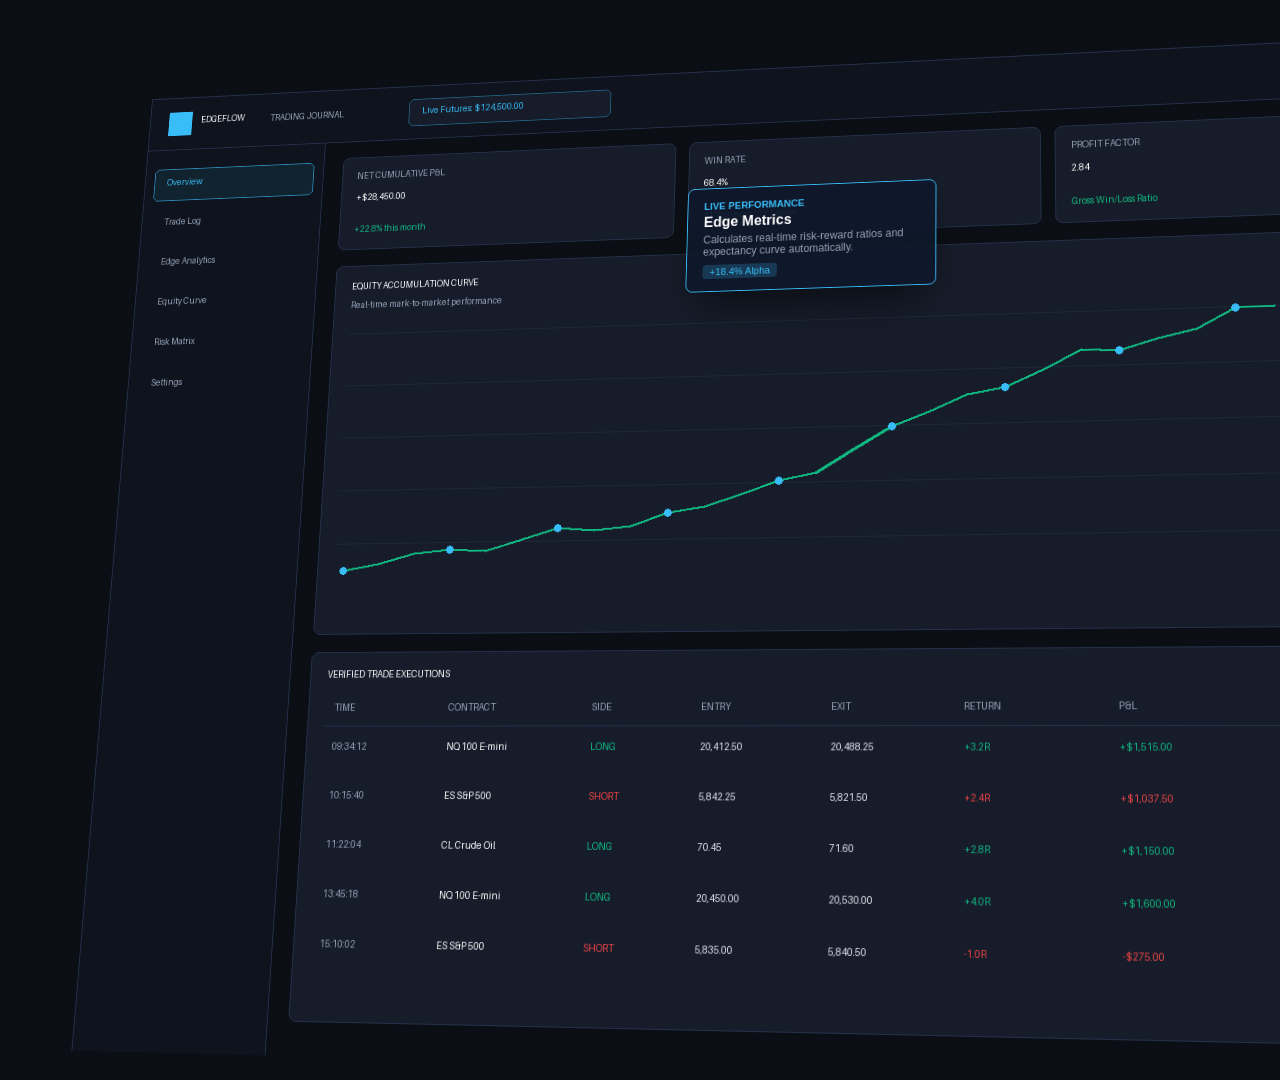
<file: data/projects/trading_journal_demo/scene_03_spotlight.html>
<!DOCTYPE html>
<html lang="en">
<head>
  <meta charset="UTF-8">
  <title>scene_03_feature_spotlight</title>
  <style>
    * { box-sizing: border-box; margin: 0; padding: 0; }
    body {
      width: 1920px;
      height: 1080px;
      overflow: hidden;
      background: #0B0E14;
      font-family: 'Inter', -apple-system, BlinkMacSystemFont, sans-serif;
      user-select: none;
    }
    #viewport {
      position: relative;
      width: 1920px;
      height: 1080px;
      perspective: 1400px;
      perspective-origin: 50% 50%;
      overflow: hidden;
    }
    #stage {
      position: absolute;
      width: 100%;
      height: 100%;
      transform-style: preserve-3d;
    }
    .ui-locked-layer {
      position: absolute;
      width: 100%;
      height: 100%;
      top: 0;
      left: 0;
      transform-style: preserve-3d;
    }
    .ui-locked-layer img {
      width: 100%;
      height: 100%;
      display: block;
      object-fit: fill;
    }
    .spatial-card {
      position: absolute;
      transform-style: preserve-3d;
      border-radius: 8px;
      box-shadow: 0 25px 50px -12px rgba(0, 0, 0, 0.6);
      transition: none;
    }
    #cursor {
      position: absolute;
      width: 56px;
      height: 56px;
      pointer-events: none;
      z-index: 1000;
      transform-origin: 0% 0%;
      filter: drop-shadow(0 4px 6px rgba(0,0,0,0.4)) drop-shadow(0 1px 3px rgba(56,189,248,0.5));
    }
    .ripple {
      position: absolute;
      border: 3px solid #38BDF8;
      border-radius: 50%;
      pointer-events: none;
      z-index: 999;
      transform: translate(-50%, -50%);
    }
    .overlay-element {
      position: absolute;
      z-index: 500;
      pointer-events: none;
    }
  </style>
</head>
<body>
  <div id="viewport">
    <div id="stage">
      <div id="base-layer" class="ui-locked-layer">
        <img id='ref-img' src='[data-uri]' />
      </div>
      <div id="objects-layer"></div>
      <div id="callouts-layer"></div>
    </div>
    <div id="overlays-layer"></div>
    <!-- Tip-anchored SVG Cursor -->
    <svg id="cursor" viewBox="0 0 24 24" style="display: none;">
      <path d="M4,3 L4,17 L9,13 L12,19 L14,18 L11,12 L17,12 Z"
            fill="#38BDF8" stroke="#FFFFFF" stroke-width="2" stroke-linejoin="round" />
    </svg>
    <div id="ripples-container"></div>
  </div>

  <script>
    const sceneConfig = {
      durationFrames: 150,
      composition: "spatial_feature_spotlight",
      cameraKeyframes: [{"frame": 0, "x": 0.0, "y": 0.0, "z": 80.0, "pitch": 8.0, "yaw": -6.0, "roll": 0.0, "fov": 45.0, "easing": "slowInLand"}, {"frame": 60, "x": -481.0, "y": -400.5, "z": -30.0, "pitch": 3.0, "yaw": -2.0, "roll": 0.0, "fov": 42.0, "easing": "standard"}, {"frame": 150, "x": -481.0, "y": -400.5, "z": -40.0, "pitch": 1.0, "yaw": 0.0, "roll": 0.0, "fov": 40.0, "easing": "soft"}],
      threeDObjects: [{"id": "spotlight_card", "type": "card", "transform": {"x": 334.0, "y": 99.0, "z": 90.0, "rotate_x": 0.0, "rotate_y": 0.0, "rotate_z": 0.0, "scale": 1.04}, "target_region_id": null, "material": "matte_highlight", "opacity": 1.0, "color": null, "border_radius": 8.0, "depth_extrusion": 50.0, "properties": {}}, {"id": "spotlight_callout", "type": "callout", "transform": {"x": 654.0, "y": 139.0, "z": 140.0, "rotate_x": 0.0, "rotate_y": 0.0, "rotate_z": 0.0, "scale": 1.0}, "target_region_id": null, "material": "matte_glass", "opacity": 1.0, "color": null, "border_radius": 8.0, "depth_extrusion": 4.0, "properties": {"category": "Live Performance", "title": "Edge Metrics", "description": "Calculates real-time risk-reward ratios and expectancy curve automatically.", "badge": "+18.4% Alpha"}}],
      cursorEvents: [],
      overlays: []
    };

    function interpolateCamera(frame) {
      const kfs = sceneConfig.cameraKeyframes;
      if (!kfs || kfs.length === 0) return { x: 0, y: 0, z: 0, pitch: 0, yaw: 0, roll: 0, fov: 45 };
      if (kfs.length === 1) return kfs[0];

      let prev = kfs[0], next = kfs[kfs.length - 1];
      for (let i = 0; i < kfs.length - 1; i++) {
        if (frame >= kfs[i].frame && frame <= kfs[i+1].frame) {
          prev = kfs[i];
          next = kfs[i+1];
          break;
        }
      }
      if (next.frame === prev.frame) return prev;
      const progress = (frame - prev.frame) / (next.frame - prev.frame);
      const ease = progress < 0.5 ? 2 * progress * progress : -1 + (4 - 2 * progress) * progress;

      return {
        x: prev.x + (next.x - prev.x) * ease,
        y: prev.y + (next.y - prev.y) * ease,
        z: prev.z + (next.z - prev.z) * ease,
        pitch: prev.pitch + (next.pitch - prev.pitch) * ease,
        yaw: prev.yaw + (next.yaw - prev.yaw) * ease,
        roll: prev.roll + (next.roll - prev.roll) * ease,
        fov: prev.fov + (next.fov - prev.fov) * ease
      };
    }

    function interpolateCursor(frame) {
      const evs = sceneConfig.cursorEvents;
      if (!evs || evs.length === 0) return null;

      let prev = null, next = null;
      for (let i = 0; i < evs.length; i++) {
        if (evs[i].frame <= frame) prev = evs[i];
        if (evs[i].frame >= frame && !next) next = evs[i];
      }
      if (!prev && next) return next;
      if (prev && !next) return prev;
      if (!prev && !next) return null;
      if (prev.frame === next.frame) return prev;

      const p = (frame - prev.frame) / (next.frame - prev.frame);
      const ease = Math.pow(p, 2.5);

      return {
        x: prev.x + (next.x - prev.x) * ease,
        y: prev.y + (next.y - prev.y) * ease,
        scale: prev.scale + (next.scale - prev.scale) * p,
        action: prev.action
      };
    }

    window.renderFrame = function(frame) {
      const total = sceneConfig.durationFrames;
      const t = Math.max(0, Math.min(1, frame / total));

      // 1. Update Camera
      const cam = interpolateCamera(frame);
      const stage = document.getElementById('stage');
      stage.style.transform = `translate3d(${-cam.x}px, ${-cam.y}px, ${-cam.z}px) rotateX(${cam.pitch}deg) rotateY(${cam.yaw}deg) rotateZ(${cam.roll}deg)`;

      // 2. Update 3D Objects & Panels
      const objectsLayer = document.getElementById('objects-layer');
      objectsLayer.innerHTML = '';
      sceneConfig.threeDObjects.forEach(obj => {
        const zShift = (obj.transform.z || 0) + (obj.depth_extrusion || 0) * Math.sin(t * Math.PI);
        const cardDiv = document.createElement('div');
        cardDiv.className = 'spatial-card';
        cardDiv.style.left = (obj.transform.x || 0) + 'px';
        cardDiv.style.top = (obj.transform.y || 0) + 'px';
        cardDiv.style.transform = `translate3d(0, 0, ${zShift}px) scale(${obj.transform.scale || 1})`;
        
        if (obj.type === 'callout') {
          cardDiv.innerHTML = `
            <div style="padding: 14px 18px; background: rgba(15,23,42,0.92); border: 1px solid #38BDF8; border-radius: 8px; color: #FFF; width: 280px;">
              <div style="font-size: 11px; color: #38BDF8; font-weight: 700; text-transform: uppercase;">${obj.properties.category || 'Feature'}</div>
              <div style="font-size: 16px; font-weight: 700; margin: 4px 0;">${obj.properties.title || ''}</div>
              <div style="font-size: 12px; color: #94A3B8;">${obj.properties.description || ''}</div>
              ${obj.properties.badge ? `<span style="display:inline-block; margin-top:8px; padding:2px 8px; background:rgba(56,189,248,0.2); color:#38BDF8; font-size:11px; border-radius:4px;">${obj.properties.badge}</span>` : ''}
            </div>
          `;
        }
        objectsLayer.appendChild(cardDiv);
      });

      // 3. Update Cursor
      const cursorEl = document.getElementById('cursor');
      const cur = interpolateCursor(frame);
      if (cur) {
        cursorEl.style.display = 'block';
        const tipOffsetX = 4 * (56 / 24) * cur.scale;
        const tipOffsetY = 3 * (56 / 24) * cur.scale;
        cursorEl.style.left = (cur.x - tipOffsetX) + 'px';
        cursorEl.style.top = (cur.y - tipOffsetY) + 'px';
        cursorEl.style.transform = `scale(${cur.scale}) rotate(-4deg)`;
      } else {
        cursorEl.style.display = 'none';
      }

      // 4. Click Ripples
      const ripplesCont = document.getElementById('ripples-container');
      ripplesCont.innerHTML = '';
      sceneConfig.cursorEvents.forEach(ev => {
        if (ev.action === 'click' && frame >= ev.frame && frame <= ev.frame + (ev.click_duration || 14)) {
          const rp = (frame - ev.frame) / (ev.click_duration || 14);
          const ripple = document.createElement('div');
          ripple.className = 'ripple';
          ripple.style.left = ev.x + 'px';
          ripple.style.top = ev.y + 'px';
          ripple.style.width = (rp * 70) + 'px';
          ripple.style.height = (rp * 70) + 'px';
          ripple.style.opacity = (1 - rp).toString();
          ripplesCont.appendChild(ripple);
        }
      });

      // 5. Update Overlays
      const overlaysLayer = document.getElementById('overlays-layer');
      overlaysLayer.innerHTML = '';
      sceneConfig.overlays.forEach(ov => {
        if (frame >= ov.start_frame && frame <= ov.start_frame + ov.duration_frames) {
          const localF = frame - ov.start_frame;
          const enterP = Math.min(1, localF / 15);
          const el = document.createElement('div');
          el.className = 'overlay-element';
          el.style.left = ov.x + 'px';
          el.style.top = ov.y + 'px';
          el.style.transform = `translate(-50%, -50%) translateY(${(1 - enterP) * 12}px)`;
          el.style.opacity = enterP.toString();
          el.style.fontSize = (ov.style.font_size || 24) + 'px';
          el.style.fontWeight = ov.style.font_weight || '600';
          el.style.color = ov.style.color || '#FFFFFF';
          el.style.textAlign = 'center';
          el.innerText = ov.text;
          overlaysLayer.appendChild(el);
        }
      });

      return { frame, total, status: 'rendered' };
    };

    window.renderFrame(0);
  </script>
</body>
</html>
</file>
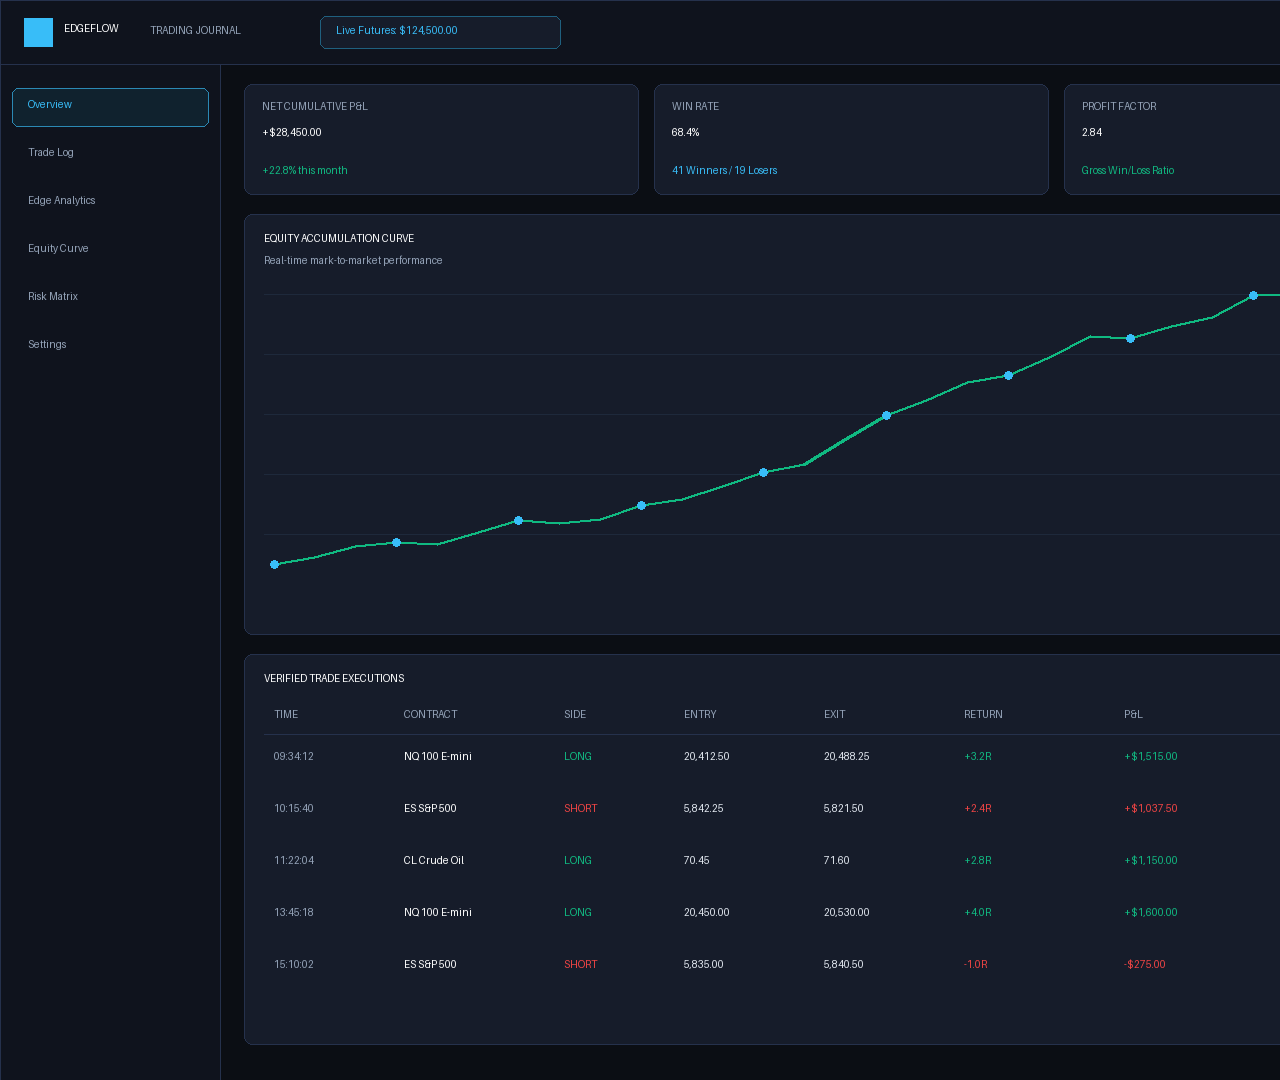
<file: data/projects/trading_journal_demo/scene_04_walkthrough.html>
<!DOCTYPE html>
<html lang="en">
<head>
  <meta charset="UTF-8">
  <title>scene_04_interface_walkthrough</title>
  <style>
    * { box-sizing: border-box; margin: 0; padding: 0; }
    body {
      width: 1920px;
      height: 1080px;
      overflow: hidden;
      background: #0B0E14;
      font-family: 'Inter', -apple-system, BlinkMacSystemFont, sans-serif;
      user-select: none;
    }
    #viewport {
      position: relative;
      width: 1920px;
      height: 1080px;
      perspective: 1400px;
      perspective-origin: 50% 50%;
      overflow: hidden;
    }
    #stage {
      position: absolute;
      width: 100%;
      height: 100%;
      transform-style: preserve-3d;
    }
    .ui-locked-layer {
      position: absolute;
      width: 100%;
      height: 100%;
      top: 0;
      left: 0;
      transform-style: preserve-3d;
    }
    .ui-locked-layer img {
      width: 100%;
      height: 100%;
      display: block;
      object-fit: fill;
    }
    .spatial-card {
      position: absolute;
      transform-style: preserve-3d;
      border-radius: 8px;
      box-shadow: 0 25px 50px -12px rgba(0, 0, 0, 0.6);
      transition: none;
    }
    #cursor {
      position: absolute;
      width: 56px;
      height: 56px;
      pointer-events: none;
      z-index: 1000;
      transform-origin: 0% 0%;
      filter: drop-shadow(0 4px 6px rgba(0,0,0,0.4)) drop-shadow(0 1px 3px rgba(56,189,248,0.5));
    }
    .ripple {
      position: absolute;
      border: 3px solid #38BDF8;
      border-radius: 50%;
      pointer-events: none;
      z-index: 999;
      transform: translate(-50%, -50%);
    }
    .overlay-element {
      position: absolute;
      z-index: 500;
      pointer-events: none;
    }
  </style>
</head>
<body>
  <div id="viewport">
    <div id="stage">
      <div id="base-layer" class="ui-locked-layer">
        <img id='ref-img' src='[data-uri]' />
      </div>
      <div id="objects-layer"></div>
      <div id="callouts-layer"></div>
    </div>
    <div id="overlays-layer"></div>
    <!-- Tip-anchored SVG Cursor -->
    <svg id="cursor" viewBox="0 0 24 24" style="display: none;">
      <path d="M4,3 L4,17 L9,13 L12,19 L14,18 L11,12 L17,12 Z"
            fill="#38BDF8" stroke="#FFFFFF" stroke-width="2" stroke-linejoin="round" />
    </svg>
    <div id="ripples-container"></div>
  </div>

  <script>
    const sceneConfig = {
      durationFrames: 240,
      composition: "flat_walkthrough",
      cameraKeyframes: [{"frame": 0, "x": 0.0, "y": 0.0, "z": 0.0, "pitch": 0.0, "yaw": 0.0, "roll": 0.0, "fov": 45.0, "easing": "standard"}, {"frame": 240, "x": 0.0, "y": 0.0, "z": 0.0, "pitch": 0.0, "yaw": 0.0, "roll": 0.0, "fov": 45.0, "easing": "standard"}],
      threeDObjects: [],
      cursorEvents: [{"frame": 15, "x": 1960.0, "y": 1120.0, "scale": 1.0, "action": "move", "target_region_id": null, "click_duration": 14, "text": null}, {"frame": 70, "x": 1070.5, "y": 32.5, "scale": 1.0, "action": "hover", "target_region_id": "reg_6_panel_section_6", "click_duration": 14, "text": null}, {"frame": 90, "x": 1070.5, "y": 32.5, "scale": 0.92, "action": "click", "target_region_id": null, "click_duration": 14, "text": null}, {"frame": 104, "x": 1070.5, "y": 32.5, "scale": 1.0, "action": "move", "target_region_id": null, "click_duration": 14, "text": null}, {"frame": 160, "x": 1250.5, "y": 152.5, "scale": 1.0, "action": "move", "target_region_id": null, "click_duration": 14, "text": null}],
      overlays: [{"type": "typing", "text": "Filter applied: Win-Rate > 65%", "x": 1070.5, "y": -15.5, "start_frame": 100, "duration_frames": 100, "style": {"font_size": 15, "color": "#10B981", "background": "rgba(16, 185, 129, 0.15)"}}]
    };

    function interpolateCamera(frame) {
      const kfs = sceneConfig.cameraKeyframes;
      if (!kfs || kfs.length === 0) return { x: 0, y: 0, z: 0, pitch: 0, yaw: 0, roll: 0, fov: 45 };
      if (kfs.length === 1) return kfs[0];

      let prev = kfs[0], next = kfs[kfs.length - 1];
      for (let i = 0; i < kfs.length - 1; i++) {
        if (frame >= kfs[i].frame && frame <= kfs[i+1].frame) {
          prev = kfs[i];
          next = kfs[i+1];
          break;
        }
      }
      if (next.frame === prev.frame) return prev;
      const progress = (frame - prev.frame) / (next.frame - prev.frame);
      const ease = progress < 0.5 ? 2 * progress * progress : -1 + (4 - 2 * progress) * progress;

      return {
        x: prev.x + (next.x - prev.x) * ease,
        y: prev.y + (next.y - prev.y) * ease,
        z: prev.z + (next.z - prev.z) * ease,
        pitch: prev.pitch + (next.pitch - prev.pitch) * ease,
        yaw: prev.yaw + (next.yaw - prev.yaw) * ease,
        roll: prev.roll + (next.roll - prev.roll) * ease,
        fov: prev.fov + (next.fov - prev.fov) * ease
      };
    }

    function interpolateCursor(frame) {
      const evs = sceneConfig.cursorEvents;
      if (!evs || evs.length === 0) return null;

      let prev = null, next = null;
      for (let i = 0; i < evs.length; i++) {
        if (evs[i].frame <= frame) prev = evs[i];
        if (evs[i].frame >= frame && !next) next = evs[i];
      }
      if (!prev && next) return next;
      if (prev && !next) return prev;
      if (!prev && !next) return null;
      if (prev.frame === next.frame) return prev;

      const p = (frame - prev.frame) / (next.frame - prev.frame);
      const ease = Math.pow(p, 2.5);

      return {
        x: prev.x + (next.x - prev.x) * ease,
        y: prev.y + (next.y - prev.y) * ease,
        scale: prev.scale + (next.scale - prev.scale) * p,
        action: prev.action
      };
    }

    window.renderFrame = function(frame) {
      const total = sceneConfig.durationFrames;
      const t = Math.max(0, Math.min(1, frame / total));

      // 1. Update Camera
      const cam = interpolateCamera(frame);
      const stage = document.getElementById('stage');
      stage.style.transform = `translate3d(${-cam.x}px, ${-cam.y}px, ${-cam.z}px) rotateX(${cam.pitch}deg) rotateY(${cam.yaw}deg) rotateZ(${cam.roll}deg)`;

      // 2. Update 3D Objects & Panels
      const objectsLayer = document.getElementById('objects-layer');
      objectsLayer.innerHTML = '';
      sceneConfig.threeDObjects.forEach(obj => {
        const zShift = (obj.transform.z || 0) + (obj.depth_extrusion || 0) * Math.sin(t * Math.PI);
        const cardDiv = document.createElement('div');
        cardDiv.className = 'spatial-card';
        cardDiv.style.left = (obj.transform.x || 0) + 'px';
        cardDiv.style.top = (obj.transform.y || 0) + 'px';
        cardDiv.style.transform = `translate3d(0, 0, ${zShift}px) scale(${obj.transform.scale || 1})`;
        
        if (obj.type === 'callout') {
          cardDiv.innerHTML = `
            <div style="padding: 14px 18px; background: rgba(15,23,42,0.92); border: 1px solid #38BDF8; border-radius: 8px; color: #FFF; width: 280px;">
              <div style="font-size: 11px; color: #38BDF8; font-weight: 700; text-transform: uppercase;">${obj.properties.category || 'Feature'}</div>
              <div style="font-size: 16px; font-weight: 700; margin: 4px 0;">${obj.properties.title || ''}</div>
              <div style="font-size: 12px; color: #94A3B8;">${obj.properties.description || ''}</div>
              ${obj.properties.badge ? `<span style="display:inline-block; margin-top:8px; padding:2px 8px; background:rgba(56,189,248,0.2); color:#38BDF8; font-size:11px; border-radius:4px;">${obj.properties.badge}</span>` : ''}
            </div>
          `;
        }
        objectsLayer.appendChild(cardDiv);
      });

      // 3. Update Cursor
      const cursorEl = document.getElementById('cursor');
      const cur = interpolateCursor(frame);
      if (cur) {
        cursorEl.style.display = 'block';
        const tipOffsetX = 4 * (56 / 24) * cur.scale;
        const tipOffsetY = 3 * (56 / 24) * cur.scale;
        cursorEl.style.left = (cur.x - tipOffsetX) + 'px';
        cursorEl.style.top = (cur.y - tipOffsetY) + 'px';
        cursorEl.style.transform = `scale(${cur.scale}) rotate(-4deg)`;
      } else {
        cursorEl.style.display = 'none';
      }

      // 4. Click Ripples
      const ripplesCont = document.getElementById('ripples-container');
      ripplesCont.innerHTML = '';
      sceneConfig.cursorEvents.forEach(ev => {
        if (ev.action === 'click' && frame >= ev.frame && frame <= ev.frame + (ev.click_duration || 14)) {
          const rp = (frame - ev.frame) / (ev.click_duration || 14);
          const ripple = document.createElement('div');
          ripple.className = 'ripple';
          ripple.style.left = ev.x + 'px';
          ripple.style.top = ev.y + 'px';
          ripple.style.width = (rp * 70) + 'px';
          ripple.style.height = (rp * 70) + 'px';
          ripple.style.opacity = (1 - rp).toString();
          ripplesCont.appendChild(ripple);
        }
      });

      // 5. Update Overlays
      const overlaysLayer = document.getElementById('overlays-layer');
      overlaysLayer.innerHTML = '';
      sceneConfig.overlays.forEach(ov => {
        if (frame >= ov.start_frame && frame <= ov.start_frame + ov.duration_frames) {
          const localF = frame - ov.start_frame;
          const enterP = Math.min(1, localF / 15);
          const el = document.createElement('div');
          el.className = 'overlay-element';
          el.style.left = ov.x + 'px';
          el.style.top = ov.y + 'px';
          el.style.transform = `translate(-50%, -50%) translateY(${(1 - enterP) * 12}px)`;
          el.style.opacity = enterP.toString();
          el.style.fontSize = (ov.style.font_size || 24) + 'px';
          el.style.fontWeight = ov.style.font_weight || '600';
          el.style.color = ov.style.color || '#FFFFFF';
          el.style.textAlign = 'center';
          el.innerText = ov.text;
          overlaysLayer.appendChild(el);
        }
      });

      return { frame, total, status: 'rendered' };
    };

    window.renderFrame(0);
  </script>
</body>
</html>
</file>
